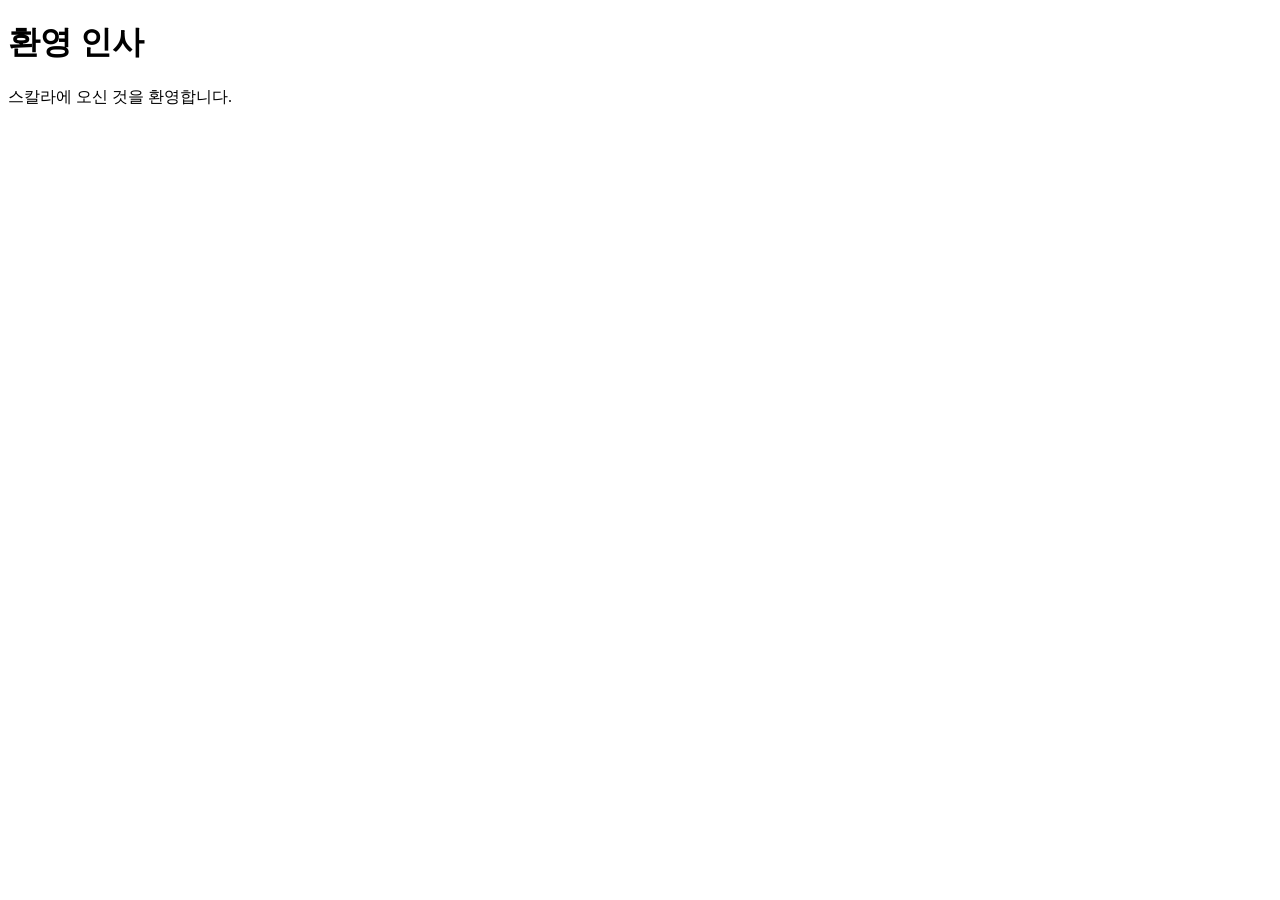
<file: index.html>
<!DOCTYPE html>
<html lang="ko">
<head>
    <meta charset="UTF-8">
    <meta name="viewport" content="width=device-width, initial-scale=1.0">
    <title>Welcome SKALA</title>
</head>
<body>
    <h1>환영 인사</h1>
    <p>스칼라에 오신 것을 환영합니다.</p>
</body>
</html>
</file>
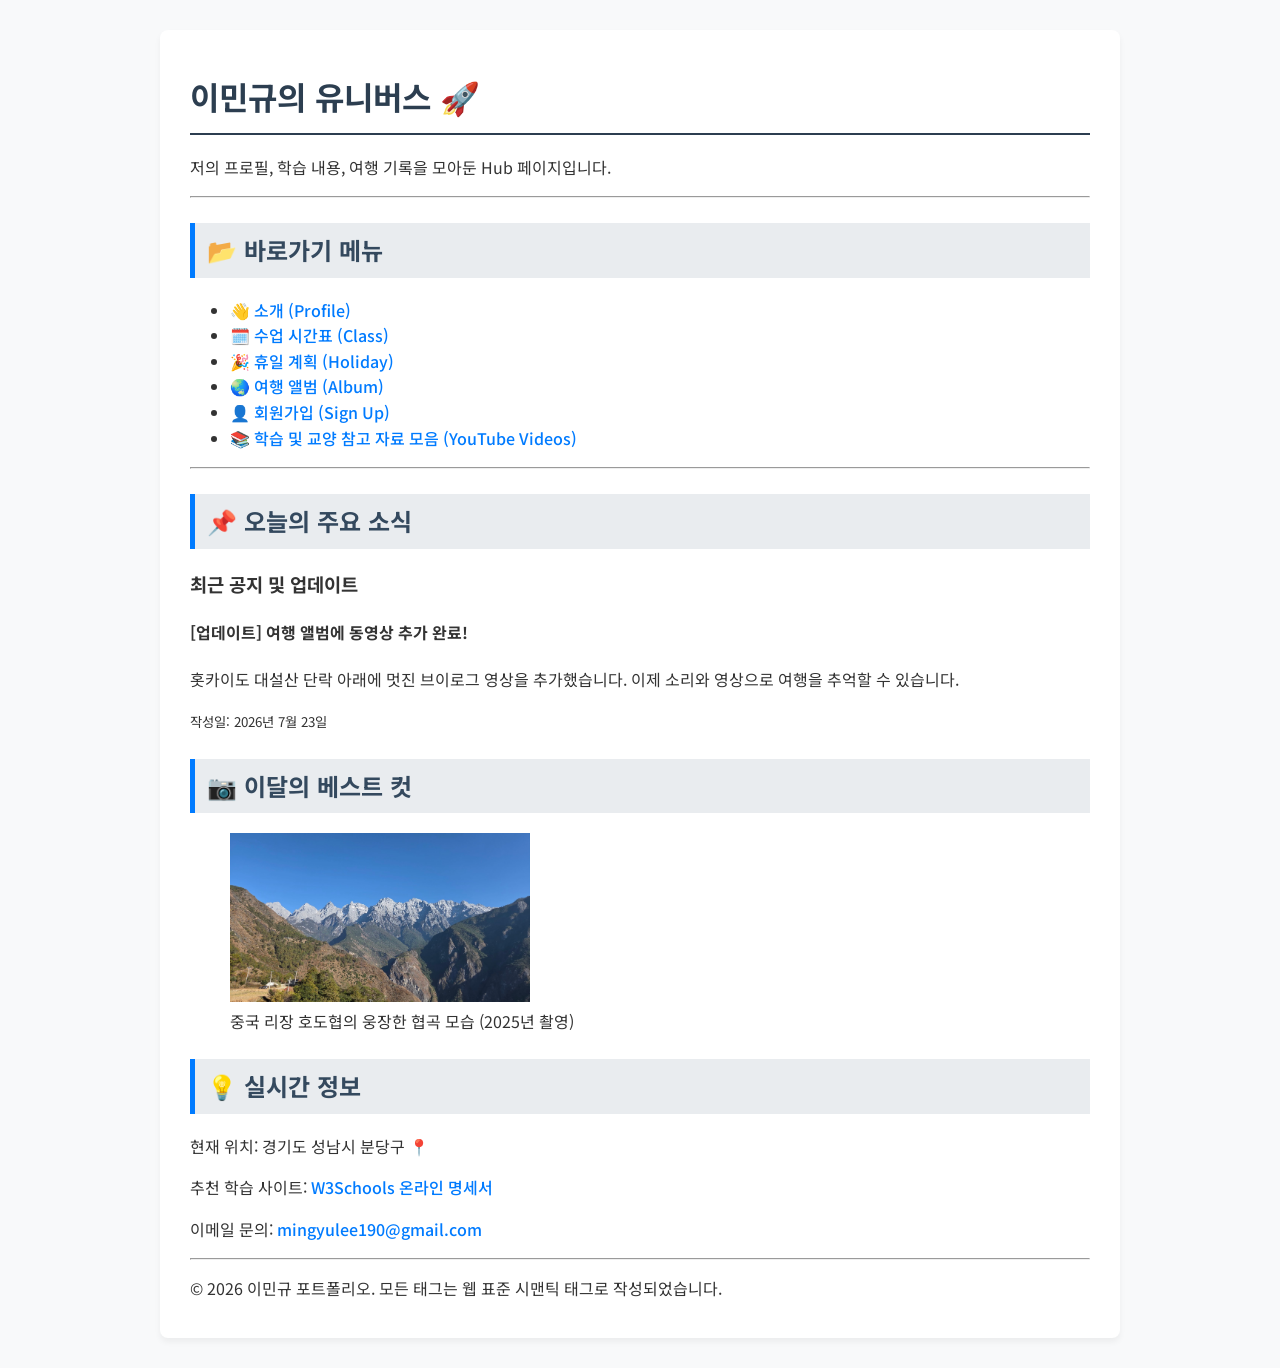
<file: html/index.html>
<!DOCTYPE html>
<html lang="ko">
<head>
    <meta charset="UTF-8">
    <meta name="viewport" content="width=device-width, initial-scale=1.0">
    <title>이민규의 유니버스</title>
    <link rel="stylesheet" href="../css/style.css">
</head>
<body>
    <div class="container">
    <header>
        <h1>이민규의 유니버스 🚀</h1>
        <p>저의 프로필, 학습 내용, 여행 기록을 모아둔 Hub 페이지입니다.</p>
    </header>
    <hr>

    <!-- 내비게이션 영역 -->
    <nav>
        <h2>📂 바로가기 메뉴</h2>
        <ul>
            <li><a href="myProfile.html">👋 소개 (Profile)</a></li>
            <li><a href="myClass.html">🗓️ 수업 시간표 (Class)</a></li>
            <li><a href="myHoliday.html">🎉 휴일 계획 (Holiday)</a></li>
            <li><a href="myTrip.html">🌏 여행 앨범 (Album)</a></li>
            <li><a href="signUp.html">👤 회원가입 (Sign Up)</a></li>
            <li><a href="youtubeEmbed.html">📚 학습 및 교양 참고 자료 모음 (YouTube Videos)</a></li>
        </ul>
    </nav>
    <hr>

    <!-- 메인 컨텐츠 영역 -->
    <main>
        <section>
            <h2>📌 오늘의 주요 소식</h2>
            <h3>최근 공지 및 업데이트</h3>
            <article>
                <h4>[업데이트] 여행 앨범에 동영상 추가 완료!</h4>
                <p>홋카이도 대설산 단락 아래에 멋진 브이로그 영상을 추가했습니다. 이제 소리와 영상으로 여행을 추억할 수 있습니다.</p>
                <p><small>작성일: 2026년 7월 23일</small></p>
            </article>
        </section>
        <section>
            <h2>📷 이달의 베스트 컷</h2>
            <figure>
                <img src="../media/리장.jpg" alt="리장 호도협" width="300">
                <figcaption>중국 리장 호도협의 웅장한 협곡 모습 (2025년 촬영)</figcaption>
            </figure>
        </section>
    </main>

    <!-- 사이드바 영역 -->
    <aside>
        <h2>💡 실시간 정보</h2>
        <p>현재 위치: 경기도 성남시 분당구 📍</p>
        <p>추천 학습 사이트: <a href="https://www.w3schools.com" target="_blank">W3Schools 온라인 명세서</a></p>
        <p>이메일 문의: <a href="mailto:mingyulee190@gmail.com">mingyulee190@gmail.com</a></p>
    </aside>
    <hr>

    <!-- 푸터 영역 -->
    <footer>
        <p>&copy; 2026 이민규 포트폴리오. 모든 태그는 웹 표준 시맨틱 태그로 작성되었습니다.</p>
    </footer>
    </div>
</body>
</html>
</file>
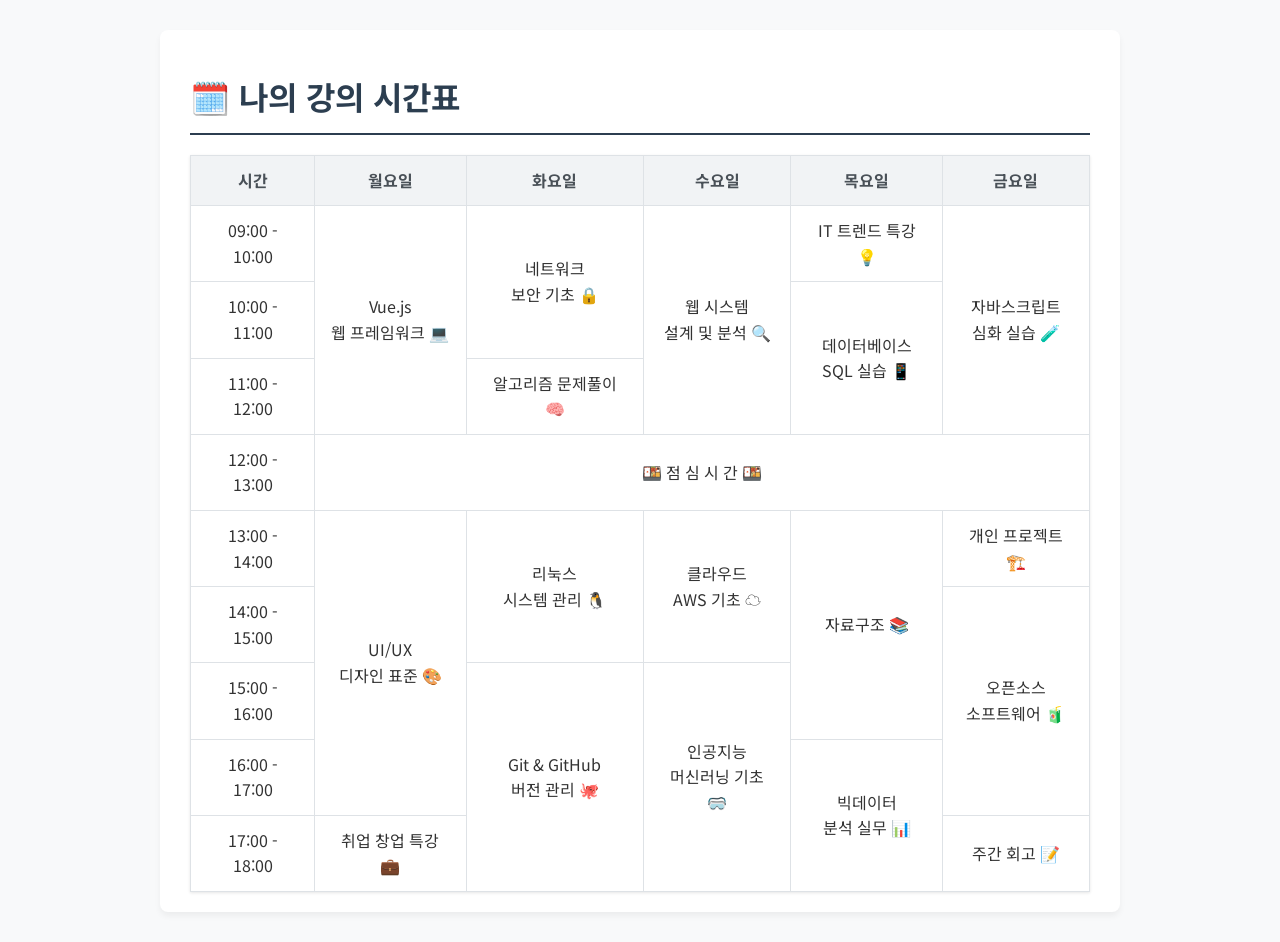
<file: html/myClass.html>
<!DOCTYPE html>
<html lang="ko">
<head>
    <meta charset="UTF-8">
    <meta name="viewport" content="width=device-width, initial-scale=1.0">
    <title>나의 강의 시간표</title>
    <link rel="stylesheet" href="../css/style.css">
</head>
<body>
    <div class="container">
        <h1>🗓️ 나의 강의 시간표</h1>
        <table border="1">
            <thead>
                <tr>
                    <th>시간</th>
                    <th>월요일</th>
                    <th>화요일</th>
                    <th>수요일</th>
                    <th>목요일</th>
                    <th>금요일</th>
                </tr>
            </thead>
            <tbody>
                <tr>
                    <td>09:00 - 10:00</td>
                    <td rowspan="3">Vue.js<br>웹 프레임워크 💻</td>
                    <td rowspan="2">네트워크<br>보안 기초 🔒</td>
                    <td rowspan="3">웹 시스템<br>설계 및 분석 🔍</td>
                    <td>IT 트렌드 특강 💡</td>
                    <td rowspan="3">자바스크립트<br>심화 실습 🧪</td>
                </tr>
                <tr>
                    <td>10:00 - 11:00</td>
                    <td rowspan="2">데이터베이스<br>SQL 실습 📱</td>
                </tr>
                <tr>
                    <td>11:00 - 12:00</td>
                    <td>알고리즘 문제풀이 🧠</td>
                </tr>
                <tr>
                    <td>12:00 - 13:00</td>
                    <td colspan="5" align="center">🍱 점 심 시 간 🍱</td>
                </tr>
                <tr>
                    <td>13:00 - 14:00</td>
                    <td rowspan="4">UI/UX<br>디자인 표준 🎨</td>
                    <td rowspan="2">리눅스<br>시스템 관리 🐧</td>
                    <td rowspan="2">클라우드<br>AWS 기초 ☁️</td>
                    <td rowspan="3">자료구조 📚</td>
                    <td>개인 프로젝트 🏗️</td>
                </tr>
                <tr>
                    <td>14:00 - 15:00</td>
                    <td rowspan="3">오픈소스<br>소프트웨어 🧃</td>
                </tr>
                <tr>
                    <td>15:00 - 16:00</td>
                    <td rowspan="3">Git & GitHub<br>버전 관리 🐙</td>
                    <td rowspan="3">인공지능<br>머신러닝 기초 🥽</td>
                </tr>
                <tr>
                    <td>16:00 - 17:00</td>
                    <td rowspan="2">빅데이터<br>분석 실무 📊</td>
                </tr>
                <tr>
                    <td>17:00 - 18:00</td>
                    <td>취업 창업 특강 💼</td>
                    <td>주간 회고 📝</td>
                </tr>
            </tbody>
        </table>
    </div>
</body>
</html>
</file>
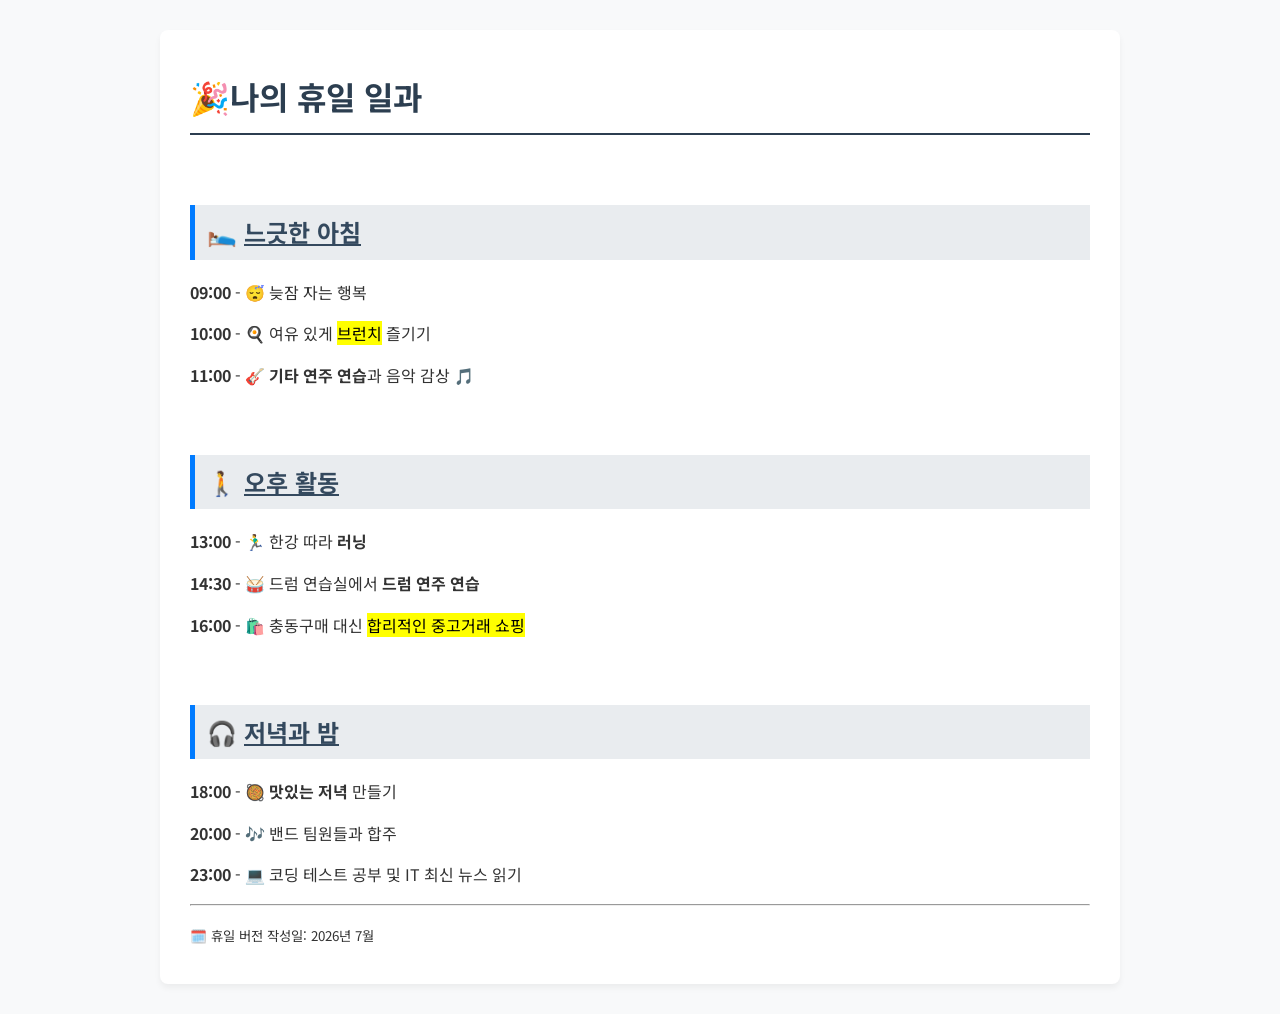
<file: html/myHoliday.html>
<!DOCTYPE html>
<html lang="ko">
<head>
    <meta charset="UTF-8">
    <meta name="viewport" content="width=device-width, initial-scale=1.0">
    <title>나의 휴일 일과</title>
    <link rel="stylesheet" href="../css/style.css">
</head>
<body>
    <div class="container">
    <h1>🎉나의 휴일 일과</h1>
    <br>

    <h2>🛌 <u>느긋한 아침</u></h2>
    <p><b>09:00</b> - 😴 늦잠 자는 행복</p>
    <p><b>10:00</b> - 🍳 여유 있게 <mark>브런치</mark> 즐기기</p>
    <p><b>11:00</b> - 🎸 <b> 기타 연주 연습</b>과 음악 감상 🎵</p>
    <br>
    <h2>🚶 <u>오후 활동</u></h2>
    <p><b>13:00</b> - 🏃‍♂️ 한강 따라 <b>러닝</b></p>
    <p><b>14:30</b> - 🥁 드럼 연습실에서 <b>드럼 연주 연습</b></p>
    <p><b>16:00</b> - 🛍️ 충동구매 대신 <mark>합리적인 중고거래 쇼핑</mark></p>
    <br>
    <h2>🎧 <u>저녁과 밤</u></h2>
    <p><b>18:00</b> - 🥘 <b>맛있는 저녁</b> 만들기</p>
    <p><b>20:00</b> - 🎶 밴드 팀원들과 합주</p>
    <p><b>23:00</b> - 💻 코딩 테스트 공부 및 IT 최신 뉴스 읽기</p>

    <hr>
    <p><small>🗓️ 휴일 버전 작성일: 2026년 7월</small></p>
    </div>

</body>
</html>
</file>
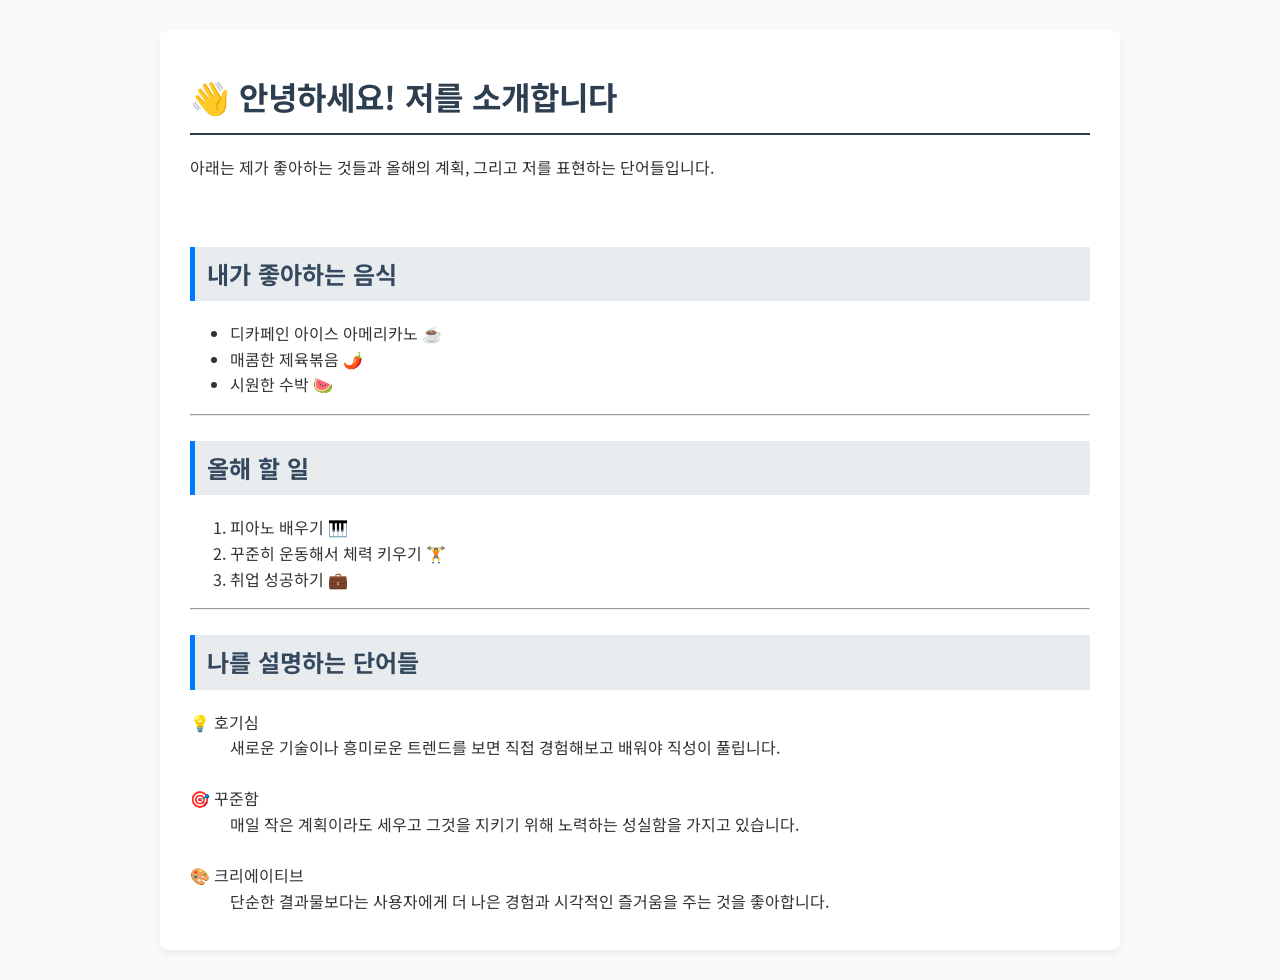
<file: html/myProfile.html>
<!DOCTYPE html>
<html lang="ko">
<head>
    <meta charset="UTF-8">
    <meta name="viewport" content="width=device-width, initial-scale=1.0">
    <title>나의 소개</title>
    <link rel="stylesheet" href="../css/style.css">
</head>
<body>
    <div class="container">
    <h1>👋 안녕하세요! 저를 소개합니다</h1>
    <p>아래는 제가 좋아하는 것들과 올해의 계획, 그리고 저를 표현하는 단어들입니다.</p>

    <br>
    <h2>내가 좋아하는 음식</h2>
    <ul>
        <li>디카페인 아이스 아메리카노 ☕</li>
        <li>매콤한 제육볶음 🌶️</li>
        <li>시원한 수박 🍉</li>
    </ul>
    <hr>

    <h2>올해 할 일</h2>
    <ol>
        <li>피아노 배우기 🎹</li>
        <li>꾸준히 운동해서 체력 키우기 🏋️</li>
        <li>취업 성공하기 💼</li>
    </ol>
    <hr>

    <h2>나를 설명하는 단어들</h2>
    <dl>
        <dt>💡 호기심</dt>
        <dd>새로운 기술이나 흥미로운 트렌드를 보면 직접 경험해보고 배워야 직성이 풀립니다.</dd>
        <br>
        <dt>🎯 꾸준함</dt>
        <dd>매일 작은 계획이라도 세우고 그것을 지키기 위해 노력하는 성실함을 가지고 있습니다.</dd>
        <br>
        <dt>🎨 크리에이티브</dt>
        <dd>단순한 결과물보다는 사용자에게 더 나은 경험과 시각적인 즐거움을 주는 것을 좋아합니다.</dd>
    </dl>
    </div>
</body>
</html>
</file>
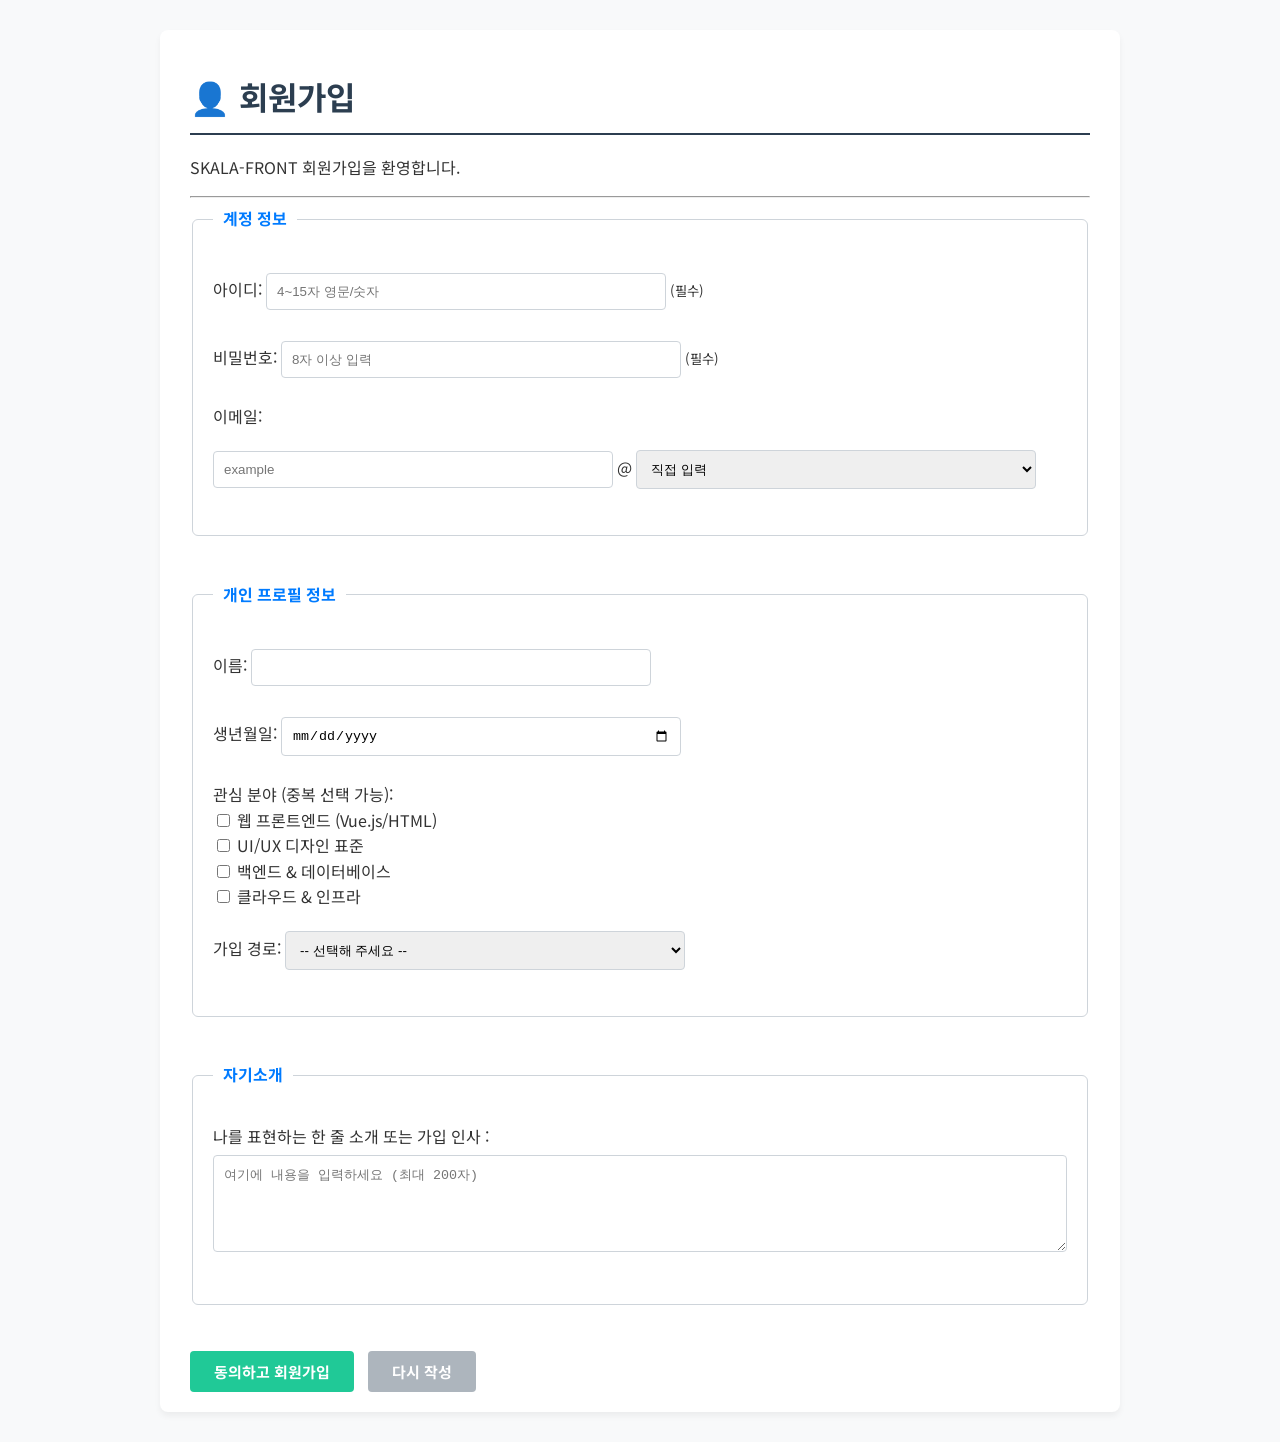
<file: html/signUp.html>
<!DOCTYPE html>
<html lang="ko">
<head>
    <meta charset="UTF-8">
    <meta name="viewport" content="width=device-width, initial-scale=1.0">
    <title>회원가입</title>
    <link rel="stylesheet" href="../css/style.css">
</head>
<body>
    <div class="container">
    <h1>👤 회원가입</h1>
    <p>SKALA-FRONT 회원가입을 환영합니다.</p>
    <hr>

    <form action="signUpResult.html" method="get">
        <fieldset>
            <legend>계정 정보</legend>
            <p>
                <label for="userID">아이디:</label>
                <input type="text" id="userID" name="userID" minlength="4" maxlength="15" required placeholder="4~15자 영문/숫자">
                <small>(필수)</small>
            </p>
            <p>
                <label for="userPassword">비밀번호:</label>
                <input type="password" id="userPassword" name="userPassword" minlength="8" required placeholder="8자 이상 입력">
                <small>(필수)</small>
            </p>
            <p>
                <label for="userEmail">이메일: </label>
                <!-- 이메일 입력 필드를 그룹화해서 화면 안에 한 줄에 들어올 수 있도록 함 -->
                <div class="email-group">
                    <input type="text" id="userEmail" name="userEmail" placeholder="example">
                    <span>@</span>
                    <select name="emailDomain">
                        <option value="direct">직접 입력</option>
                        <option value="naver.com">naver.com</option>
                        <option value="gmail.com">gmail.com</option>
                        <option value="daum.net">daum.net</option>
                    </select>
                </div>
            </p>
        </fieldset>
        <br>

        <fieldset>
            <legend>개인 프로필 정보</legend>
            <p>
                <label for="userName">이름:</label>
                <input type="text" id="userName" name="userName">
            </p>
            <p>
                <label for="userBirth">생년월일: </label>
                <input type="date" id="userBirth" name="userBirth">
            </p>
            <p>
                관심 분야 (중복 선택 가능):<br>
                <label><input type="checkbox" name="interest" value="frontend"> 웹 프론트엔드 (Vue.js/HTML)</label><br>
                <label><input type="checkbox" name="interest" value="uiux"> UI/UX 디자인 표준</label><br>
                <label><input type="checkbox" name="interest" value="backend"> 백엔드 & 데이터베이스</label><br>
                <label><input type="checkbox" name="interest" value="devops"> 클라우드 & 인프라</label>
            </p>
            <p>
                <label for="path">가입 경로: </label>
                <select id="path" name="path">
                    <option value="">-- 선택해 주세요 --</option>
                    <option value="search">검색엔진</option>
                    <option value="sns">SNS</option>
                    <option value="friend">지인 추천</option>
                    <option value="other">기타</option>
                </select>
            </p>
        </fieldset>
        <br>

        <fieldset>
            <legend>자기소개</legend>
            <p>
                <label for="intro">나를 표현하는 한 줄 소개 또는 가입 인사 :</label><br>
                <textarea id="intro" name="intro" rows="5" cols="50" maxlength="200" placeholder="여기에 내용을 입력하세요 (최대 200자)"></textarea>
            </p>
        </fieldset>
        <br>

        <input type="submit" value="동의하고 회원가입">
        <input type="reset" value="다시 작성">
        </form>
        </div>
</body>
</html>
</file>
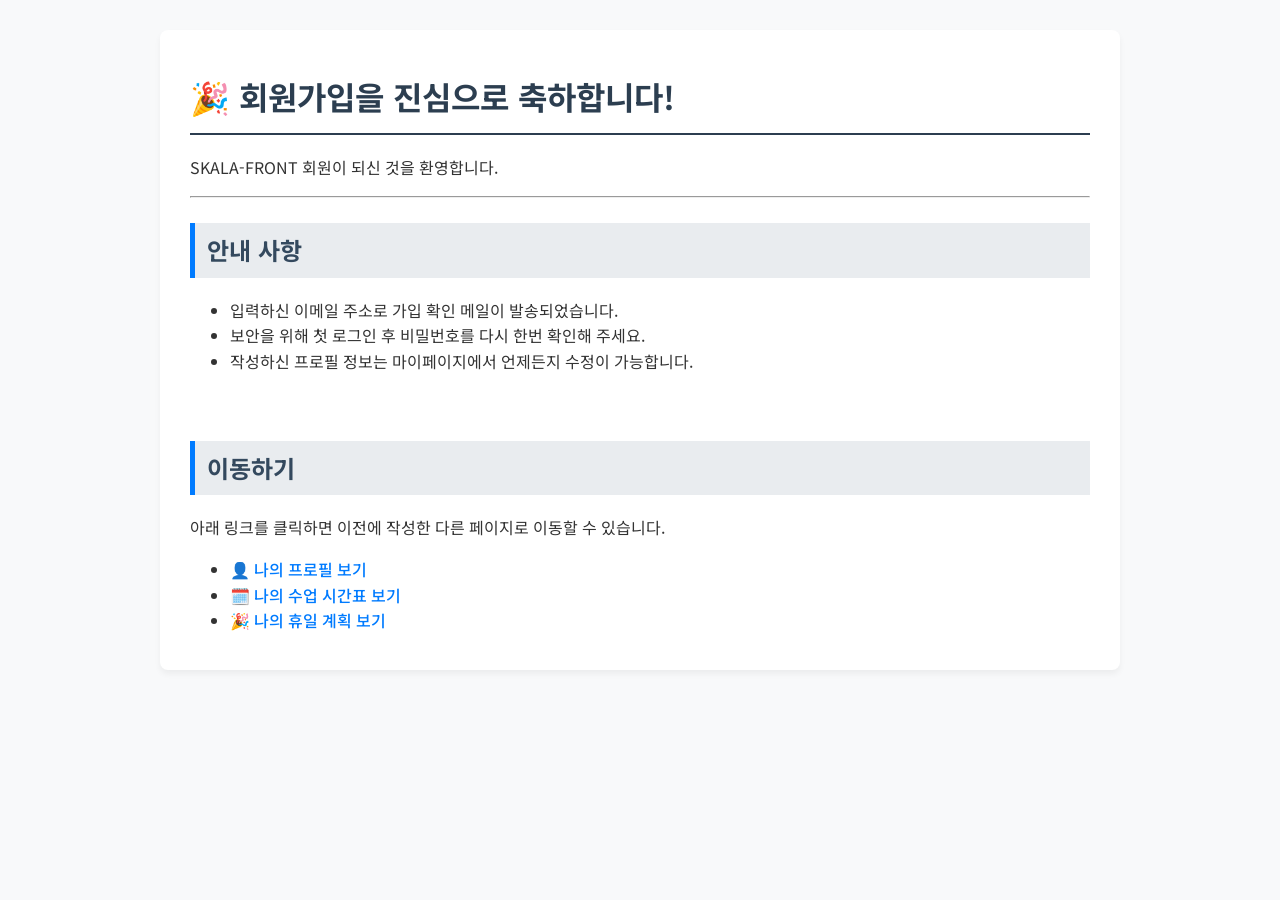
<file: html/signUpResult.html>
<!DOCTYPE html>
<html lang="ko">
<head>
    <meta charset="UTF-8">
    <meta name="viewport" content="width=device-width, initial-scale=1.0">
    <title>회원가입 결과</title>
    <link rel="stylesheet" href="../css/style.css">
</head>
<body>
    <div class="container">
    <h1>🎉 회원가입을 진심으로 축하합니다!</h1>
    <p>SKALA-FRONT 회원이 되신 것을 환영합니다.</p>
    <hr>

    <h2>안내 사항</h2>
    <ul>
        <li>입력하신 이메일 주소로 가입 확인 메일이 발송되었습니다.</li>
        <li>보안을 위해 첫 로그인 후 비밀번호를 다시 한번 확인해 주세요.</li>
        <li>작성하신 프로필 정보는 마이페이지에서 언제든지 수정이 가능합니다.</li>
    </ul>
    <br>

    <h2>이동하기</h2>
    <p>아래 링크를 클릭하면 이전에 작성한 다른 페이지로 이동할 수 있습니다.</p>
    <ul>
        <li><a href="myProfile.html">👤 나의 프로필 보기</a></li>
        <li><a href="myClass.html">🗓️ 나의 수업 시간표 보기</a></li>
        <li><a href="myHoliday.html">🎉 나의 휴일 계획 보기</a></li>
    </ul>
    </div> 
</body>
</html>
</file>
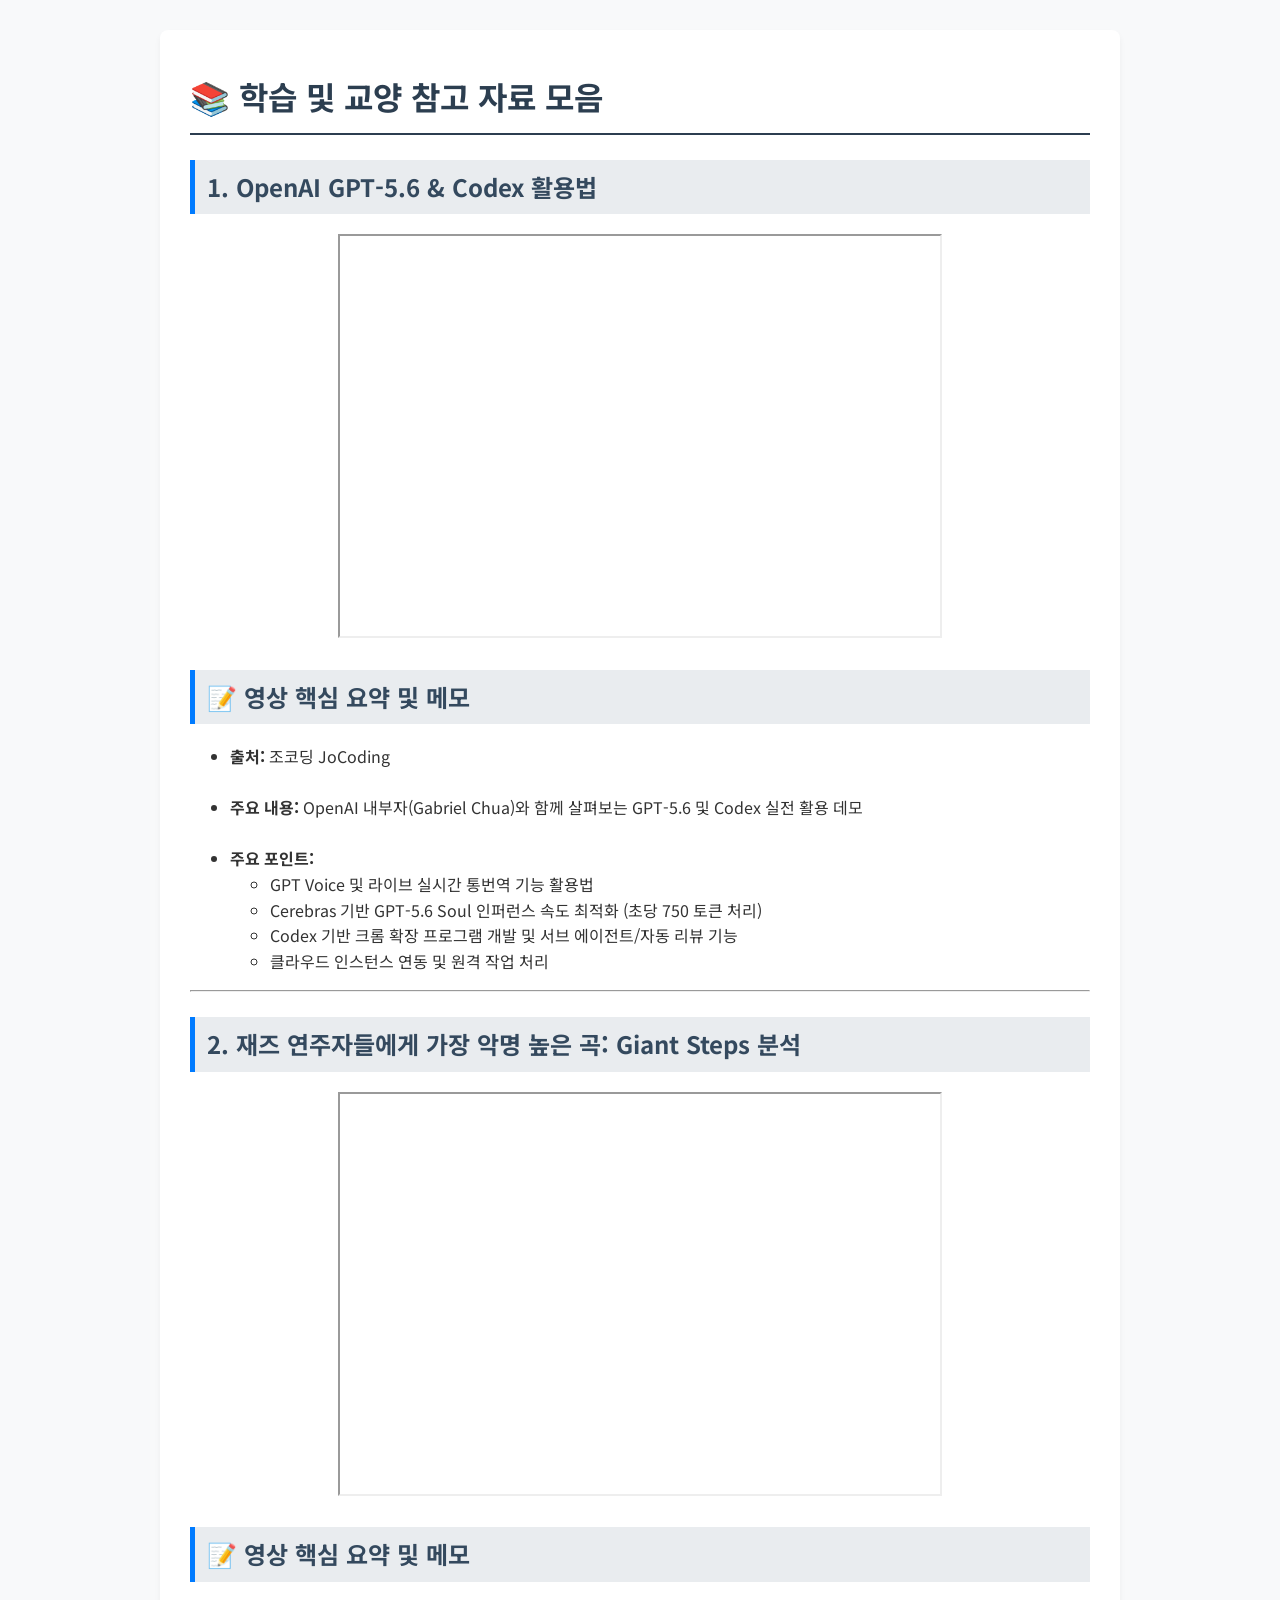
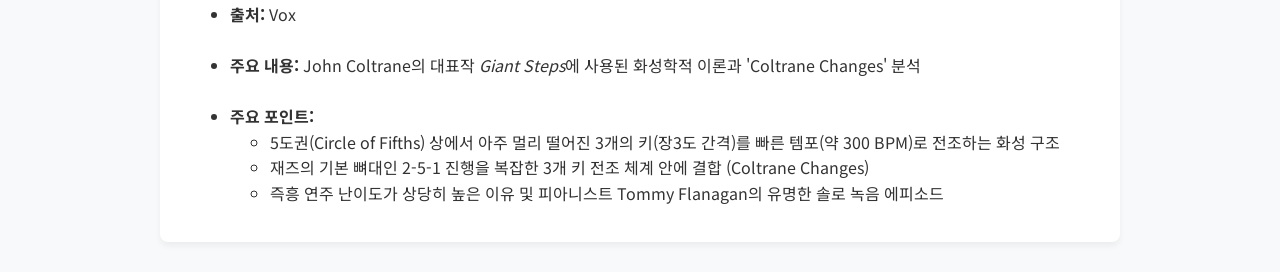
<file: html/youtubeEmbed.html>
<!DOCTYPE html>
<html lang="ko">
<head>
    <meta charset="UTF-8">
    <meta name="viewport" content="width=device-width, initial-scale=1.0">
    <title>학습 참고 자료</title>
    <link rel="stylesheet" href="../css/style.css">
</head>
<body>

    <div class="container">
        <h1>📚 학습 및 교양 참고 자료 모음</h1>

        <!-- 1. OpenAI GPT-5.6 & Codex -->
        <section>
            <h2>1. OpenAI GPT-5.6 & Codex 활용법</h2>

            <div class="video-container">
                <iframe width="600" height="400"
                    src="https://www.youtube.com/embed/le-jtop9tLk" 
                    title="OpenAI 내부자가 직접 알려주는 GPT-5.6과 Codex 활용법" 
                    allow="accelerometer; autoplay; clipboard-write; encrypted-media; gyroscope; picture-in-picture; web-share" 
                    allowfullscreen>
                </iframe>
            </div>

            <h2>📝 영상 핵심 요약 및 메모</h2>
            <div class="note-section">
                <ul>
                    <li><strong>출처:</strong> 조코딩 JoCoding</li>
                    <br>
                    <li><strong>주요 내용:</strong> OpenAI 내부자(Gabriel Chua)와 함께 살펴보는 GPT-5.6 및 Codex 실전 활용 데모</li>
                    <br>
                    <li><strong>주요 포인트:</strong>
                        <ul>
                            <li>GPT Voice 및 라이브 실시간 통번역 기능 활용법</li>
                            <li>Cerebras 기반 GPT-5.6 Soul 인퍼런스 속도 최적화 (초당 750 토큰 처리)</li>
                            <li>Codex 기반 크롬 확장 프로그램 개발 및 서브 에이전트/자동 리뷰 기능</li>
                            <li>클라우드 인스턴스 연동 및 원격 작업 처리</li>
                        </ul>
                    </li>
                </ul>
            </div>
        </section>

        <hr>

        <!-- 2. John Coltrane - Giant Steps 음악 이론 -->
        <section>
            <h2>2. 재즈 연주자들에게 가장 악명 높은 곡: Giant Steps 분석</h2>

            <div class="video-container">
                <iframe width="600" height="400"
                    src="https://www.youtube.com/embed/62tIvfP9A2w" 
                    title="The most feared song in jazz, explained" 
                    allow="accelerometer; autoplay; clipboard-write; encrypted-media; gyroscope; picture-in-picture; web-share" 
                    allowfullscreen>
                </iframe>
            </div>

            <h2>📝 영상 핵심 요약 및 메모</h2>
            <div class="note-section">
                <ul>
                    <li><strong>출처:</strong> Vox</li>
                    <br>
                    <li><strong>주요 내용:</strong> John Coltrane의 대표작 <i>Giant Steps</i>에 사용된 화성학적 이론과 'Coltrane Changes' 분석</li>
                    <br>
                    <li><strong>주요 포인트:</strong>
                        <ul>
                            <li>5도권(Circle of Fifths) 상에서 아주 멀리 떨어진 3개의 키(장3도 간격)를 빠른 템포(약 300 BPM)로 전조하는 화성 구조</li>
                            <li>재즈의 기본 뼈대인 2-5-1 진행을 복잡한 3개 키 전조 체계 안에 결합 (Coltrane Changes)</li>
                            <li>즉흥 연주 난이도가 상당히 높은 이유 및 피아니스트 Tommy Flanagan의 유명한 솔로 녹음 에피소드</li>
                        </ul>
                    </li>
                </ul>
            </div>
        </section>

    </div>

</body>
</html>
</file>
<file: css/style.css>
/* Noto Sans KR 폰트 적용 */
@import url('https://fonts.googleapis.com/css2?family=Noto+Sans+KR:wght@400;700&display=swap');

/* Base & Typography */
body {
    font-family: 'Noto Sans KR', sans-serif;
    line-height: 1.6;
    color: #333;
    background: #f8f9fa;
    margin: 0;
}

h1, h2 {
    color: #2c3e50;
    margin-bottom: 20px;
}

h1 {
    border-bottom: 2px solid #2c3e50;
    padding-bottom: 10px;
}

h2 {
    color: #34495e;
    background: #e9ecef;
    padding: 8px 12px;
    border-left: 5px solid #007bff;
    margin-top: 25px;
}

a {
    color: #007bff;
    text-decoration: none;
    font-weight: 500;
}

a:hover {
    color: #0056b3;
    text-decoration: underline;
}

/* Card & Container Layout */
.container, .trip-card, fieldset {
    background: #fff;
    border-radius: 8px;
    margin-bottom: 20px;
}

.container {
    max-width: 900px;
    margin: 30px auto;
    padding: 20px 30px;
    box-shadow: 0 4px 6px rgba(0,0,0,0.05);
}

.trip-card {
    border: 1px solid #e0e0e0;
    padding: 15px;
    box-shadow: 0 2px 4px rgba(0,0,0,0.05);
}

/* Tables */
table {
    width: 100%;
    border-collapse: collapse;
    margin-top: 15px;
    box-shadow: 0 1px 3px rgba(0,0,0,0.1);
}

th, td {
    padding: 12px 15px;
    border: 1px solid #dee2e6;
    vertical-align: middle;
    text-align: center; /* th, td 공통 중앙 정렬 */
}

th, .lunch-cell {
    background: #f1f3f5;
    font-weight: bold;
}

th { color: #495057; }

/* Form Controls */
fieldset {
    border: 1px solid #ced4da;
    border-radius: 6px;
    padding: 20px;
}

legend {
    font-weight: bold;
    color: #007bff;
    padding: 0 10px;
}

/* Form Inputs & Selects */
input[type="text"],
input[type="password"],
input[type="date"],
select,
textarea {
    width: 100%;
    max-width: 400px;
    padding: 10px;
    margin: 5px 0 10px;
    border: 1px solid #ced4da;
    border-radius: 4px;
    box-sizing: border-box;
}

textarea {
    max-width: 100%;
    resize: vertical;
}

/* Buttons Common Style */
input[type="submit"],
input[type="reset"] {
    padding: 10px 24px;
    font: bold 15px 'Noto Sans KR', sans-serif;
    color: #fff;
    border: none;
    border-radius: 4px;
    cursor: pointer;
    margin-right: 10px;
}

input[type="submit"] { background: #20c997; }
input[type="submit"]:hover { background: #12b886; }

input[type="reset"] { background: #adb5bd; }
input[type="reset"]:hover { background: #868e96; }

/* YouTube 임베딩 중앙 정렬 */
.video-container {
    text-align: center;
}
</file>
